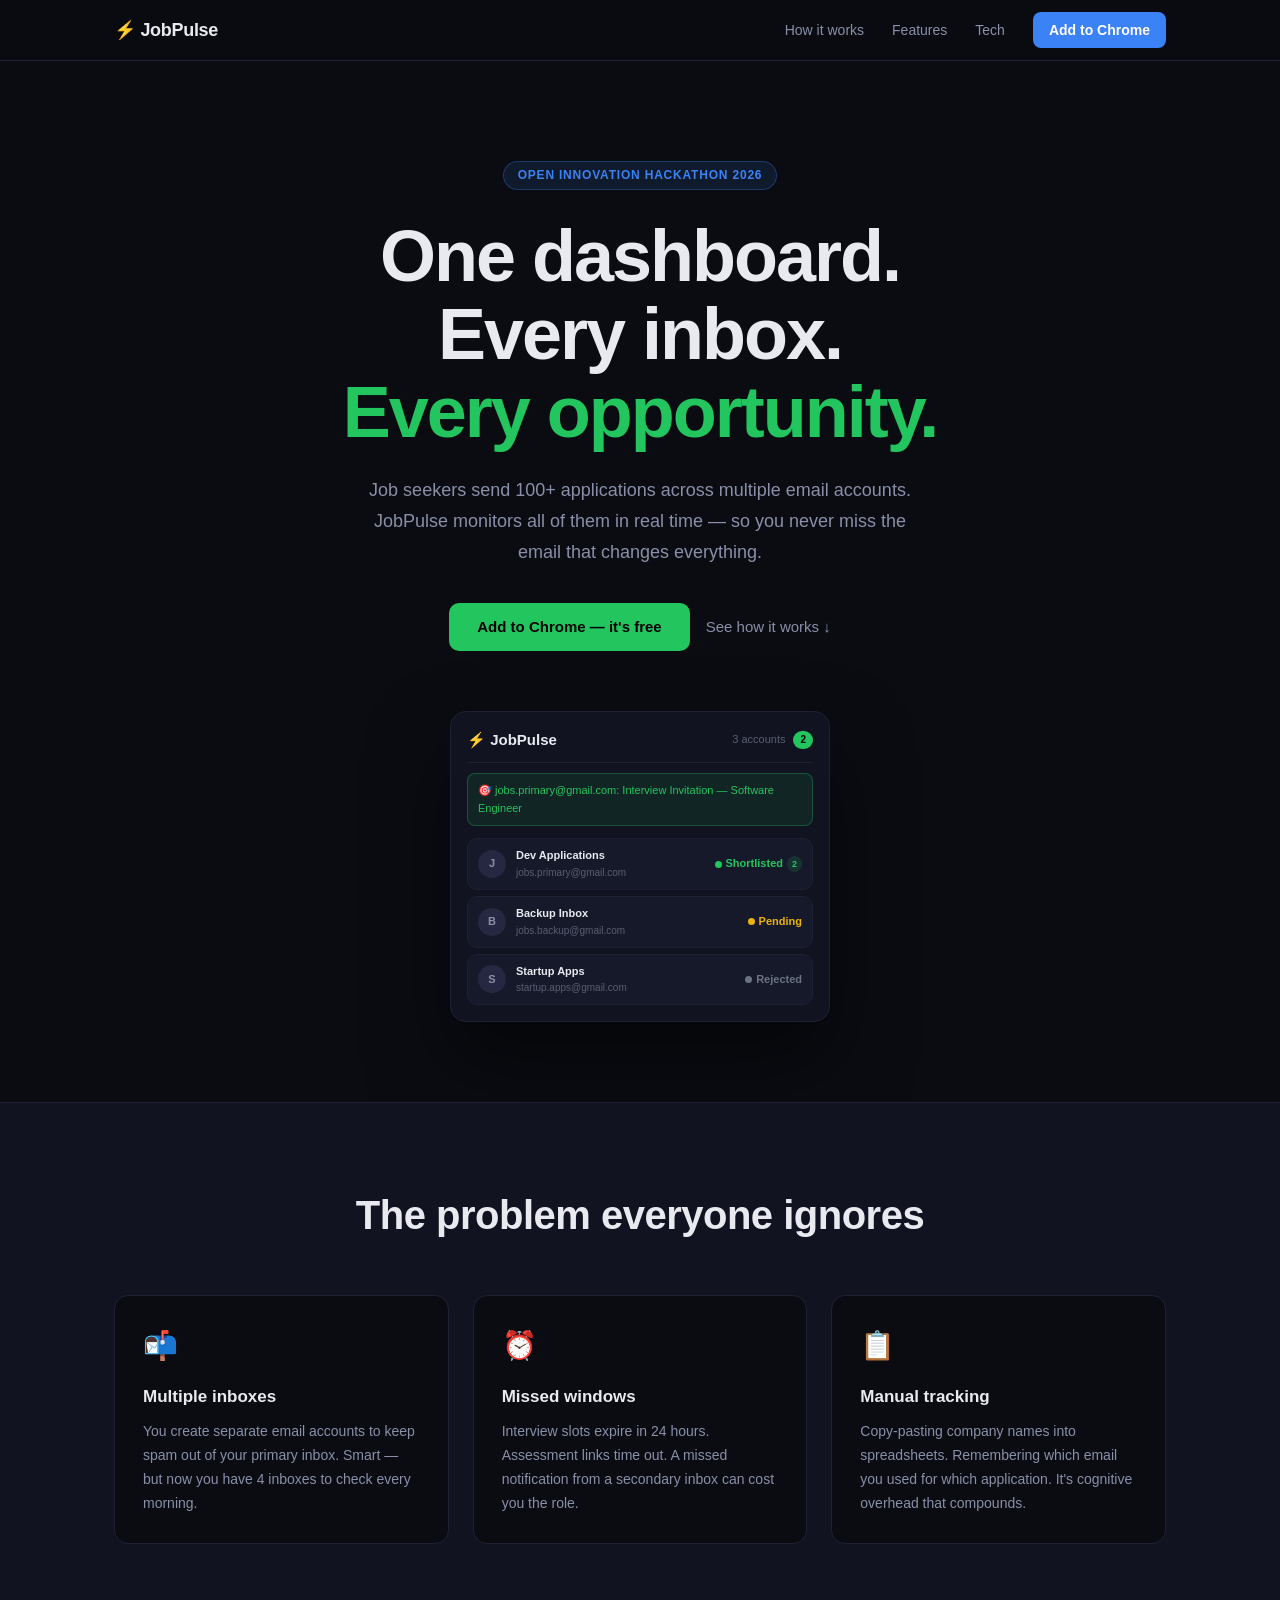
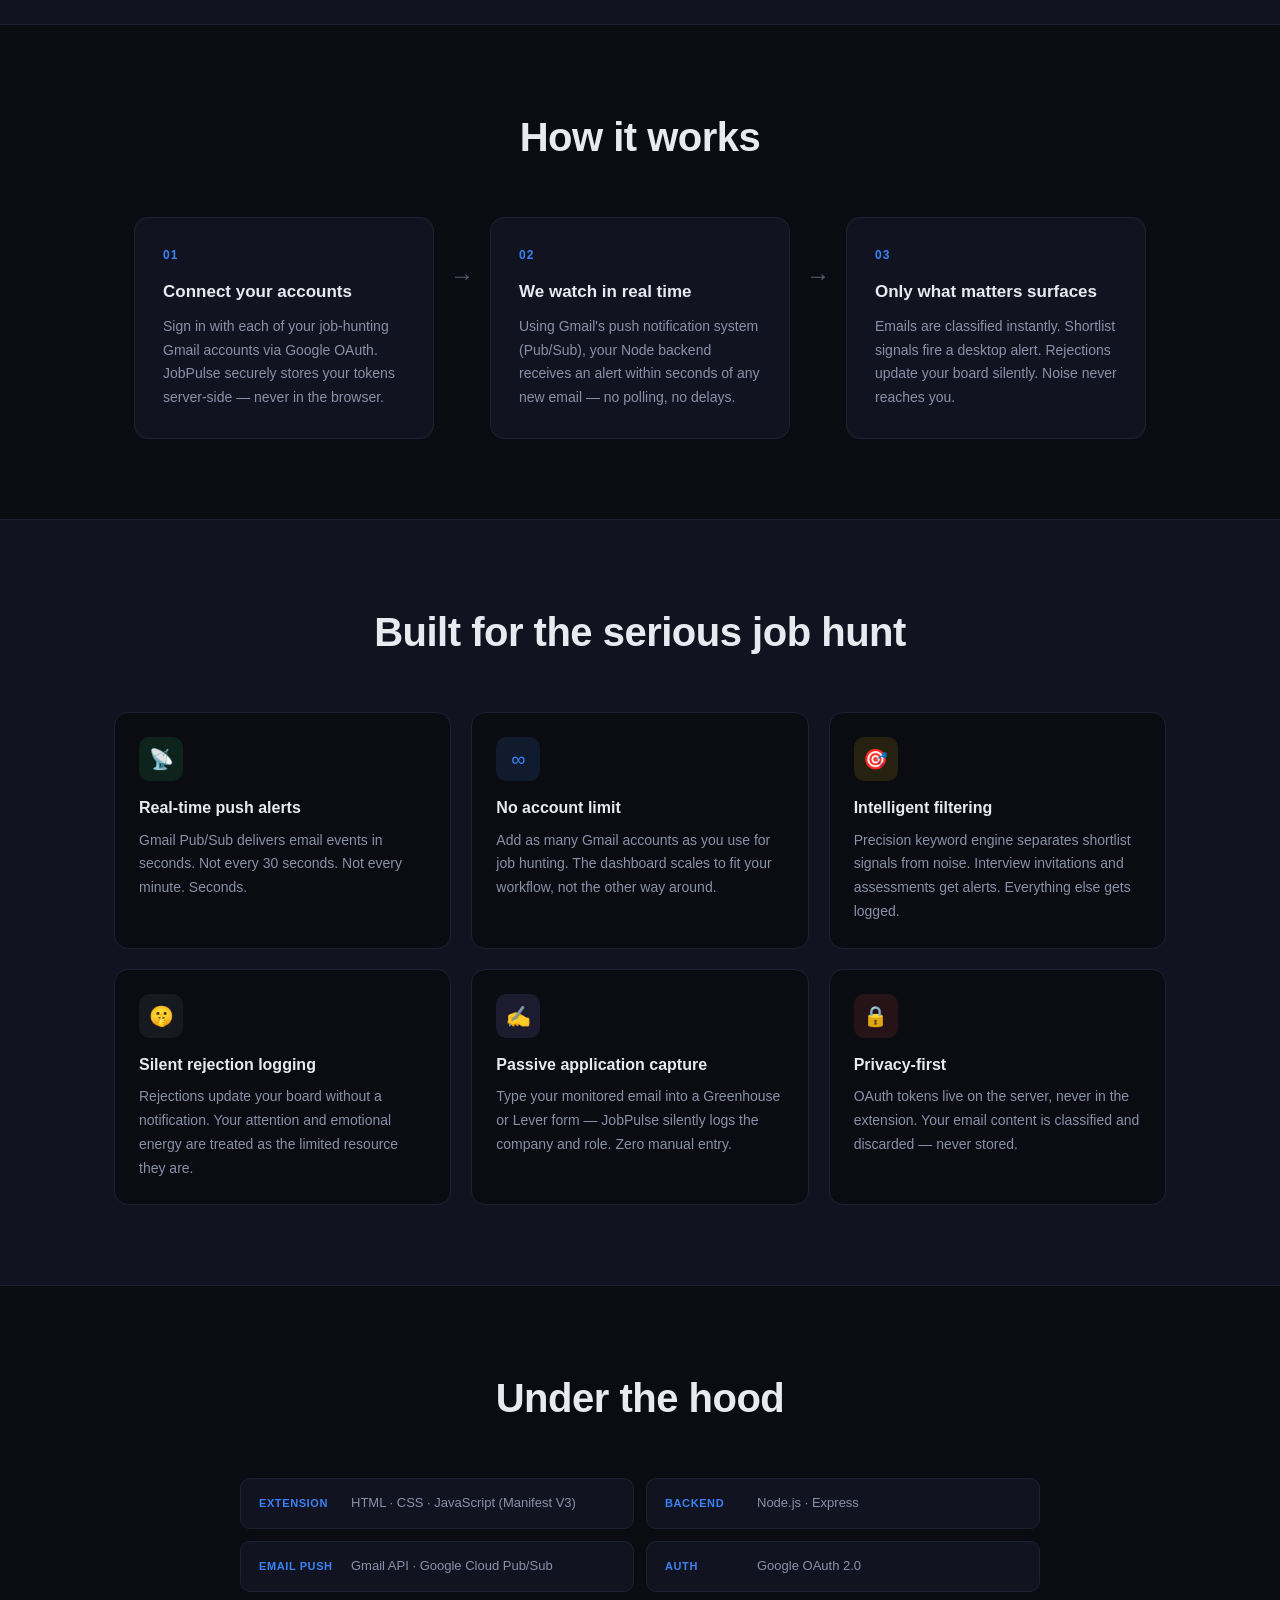
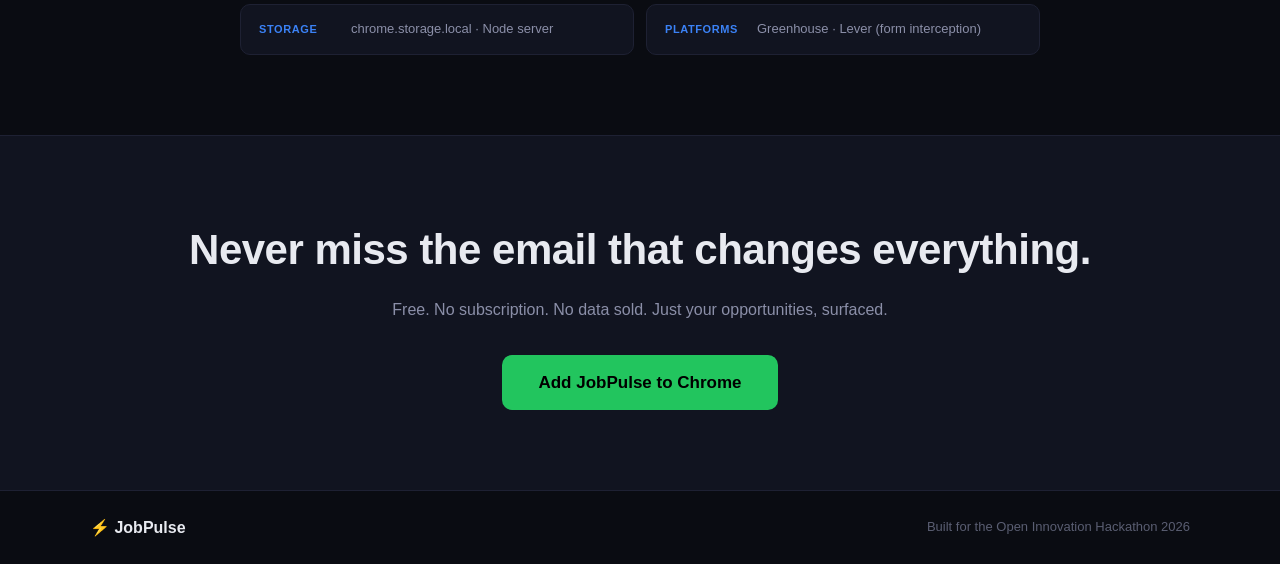
<file: hackathon/jobpulse/website/index.html>
<!DOCTYPE html>
<html lang="en">
<head>
  <meta charset="UTF-8" />
  <meta name="viewport" content="width=device-width, initial-scale=1.0" />
  <title>JobPulse — One dashboard for every inbox, every opportunity</title>
  <link rel="stylesheet" href="style.css" />
</head>
<body>

  <!-- Nav -->
  <nav class="nav">
    <div class="nav-inner">
      <a class="nav-logo" href="#">⚡ JobPulse</a>
      <div class="nav-links">
        <a href="#how-it-works">How it works</a>
        <a href="#features">Features</a>
        <a href="#tech">Tech</a>
        <a class="nav-cta" href="#">Add to Chrome</a>
      </div>
    </div>
  </nav>

  <!-- Hero -->
  <section class="hero">
    <div class="hero-inner">
      <div class="hero-badge">Open Innovation Hackathon 2026</div>
      <h1 class="hero-heading">
        One dashboard.<br/>
        Every inbox.<br/>
        <span class="highlight">Every opportunity.</span>
      </h1>
      <p class="hero-sub">
        Job seekers send 100+ applications across multiple email accounts.
        JobPulse monitors all of them in real time — so you never miss the email that changes everything.
      </p>
      <div class="hero-actions">
        <a class="btn-primary" href="#">Add to Chrome — it's free</a>
        <a class="btn-ghost" href="#how-it-works">See how it works ↓</a>
      </div>

      <!-- Dashboard Preview -->
      <div class="preview-card">
        <div class="preview-header">
          <span class="preview-logo">⚡ JobPulse</span>
          <span class="preview-count">3 accounts</span>
          <span class="preview-badge">2</span>
        </div>
        <div class="preview-alert">
          🎯 jobs.primary@gmail.com: Interview Invitation — Software Engineer
        </div>
        <div class="preview-accounts">
          <div class="preview-account">
            <div class="preview-avatar">J</div>
            <div class="preview-info">
              <span class="preview-label">Dev Applications</span>
              <span class="preview-email">jobs.primary@gmail.com</span>
            </div>
            <div class="preview-status shortlisted">
              <span class="dot"></span> Shortlisted <span class="unread">2</span>
            </div>
          </div>
          <div class="preview-account">
            <div class="preview-avatar">B</div>
            <div class="preview-info">
              <span class="preview-label">Backup Inbox</span>
              <span class="preview-email">jobs.backup@gmail.com</span>
            </div>
            <div class="preview-status pending">
              <span class="dot"></span> Pending
            </div>
          </div>
          <div class="preview-account">
            <div class="preview-avatar">S</div>
            <div class="preview-info">
              <span class="preview-label">Startup Apps</span>
              <span class="preview-email">startup.apps@gmail.com</span>
            </div>
            <div class="preview-status rejected">
              <span class="dot"></span> Rejected
            </div>
          </div>
        </div>
      </div>
    </div>
  </section>

  <!-- Problem -->
  <section class="problem">
    <div class="section-inner">
      <h2 class="section-heading">The problem everyone ignores</h2>
      <div class="problem-grid">
        <div class="problem-card">
          <span class="problem-icon">📬</span>
          <h3>Multiple inboxes</h3>
          <p>You create separate email accounts to keep spam out of your primary inbox. Smart — but now you have 4 inboxes to check every morning.</p>
        </div>
        <div class="problem-card">
          <span class="problem-icon">⏰</span>
          <h3>Missed windows</h3>
          <p>Interview slots expire in 24 hours. Assessment links time out. A missed notification from a secondary inbox can cost you the role.</p>
        </div>
        <div class="problem-card">
          <span class="problem-icon">📋</span>
          <h3>Manual tracking</h3>
          <p>Copy-pasting company names into spreadsheets. Remembering which email you used for which application. It's cognitive overhead that compounds.</p>
        </div>
      </div>
    </div>
  </section>

  <!-- How it works -->
  <section class="how" id="how-it-works">
    <div class="section-inner">
      <h2 class="section-heading">How it works</h2>
      <div class="steps">
        <div class="step">
          <div class="step-num">01</div>
          <h3>Connect your accounts</h3>
          <p>Sign in with each of your job-hunting Gmail accounts via Google OAuth. JobPulse securely stores your tokens server-side — never in the browser.</p>
        </div>
        <div class="step-arrow">→</div>
        <div class="step">
          <div class="step-num">02</div>
          <h3>We watch in real time</h3>
          <p>Using Gmail's push notification system (Pub/Sub), your Node backend receives an alert within seconds of any new email — no polling, no delays.</p>
        </div>
        <div class="step-arrow">→</div>
        <div class="step">
          <div class="step-num">03</div>
          <h3>Only what matters surfaces</h3>
          <p>Emails are classified instantly. Shortlist signals fire a desktop alert. Rejections update your board silently. Noise never reaches you.</p>
        </div>
      </div>
    </div>
  </section>

  <!-- Features -->
  <section class="features" id="features">
    <div class="section-inner">
      <h2 class="section-heading">Built for the serious job hunt</h2>
      <div class="features-grid">
        <div class="feature-card">
          <div class="feature-icon green">📡</div>
          <h3>Real-time push alerts</h3>
          <p>Gmail Pub/Sub delivers email events in seconds. Not every 30 seconds. Not every minute. Seconds.</p>
        </div>
        <div class="feature-card">
          <div class="feature-icon blue">∞</div>
          <h3>No account limit</h3>
          <p>Add as many Gmail accounts as you use for job hunting. The dashboard scales to fit your workflow, not the other way around.</p>
        </div>
        <div class="feature-card">
          <div class="feature-icon yellow">🎯</div>
          <h3>Intelligent filtering</h3>
          <p>Precision keyword engine separates shortlist signals from noise. Interview invitations and assessments get alerts. Everything else gets logged.</p>
        </div>
        <div class="feature-card">
          <div class="feature-icon gray">🤫</div>
          <h3>Silent rejection logging</h3>
          <p>Rejections update your board without a notification. Your attention and emotional energy are treated as the limited resource they are.</p>
        </div>
        <div class="feature-card">
          <div class="feature-icon purple">✍️</div>
          <h3>Passive application capture</h3>
          <p>Type your monitored email into a Greenhouse or Lever form — JobPulse silently logs the company and role. Zero manual entry.</p>
        </div>
        <div class="feature-card">
          <div class="feature-icon red">🔒</div>
          <h3>Privacy-first</h3>
          <p>OAuth tokens live on the server, never in the extension. Your email content is classified and discarded — never stored.</p>
        </div>
      </div>
    </div>
  </section>

  <!-- Tech Stack -->
  <section class="tech" id="tech">
    <div class="section-inner">
      <h2 class="section-heading">Under the hood</h2>
      <div class="tech-grid">
        <div class="tech-item"><span class="tech-layer">Extension</span><span class="tech-value">HTML · CSS · JavaScript (Manifest V3)</span></div>
        <div class="tech-item"><span class="tech-layer">Backend</span><span class="tech-value">Node.js · Express</span></div>
        <div class="tech-item"><span class="tech-layer">Email push</span><span class="tech-value">Gmail API · Google Cloud Pub/Sub</span></div>
        <div class="tech-item"><span class="tech-layer">Auth</span><span class="tech-value">Google OAuth 2.0</span></div>
        <div class="tech-item"><span class="tech-layer">Storage</span><span class="tech-value">chrome.storage.local · Node server</span></div>
        <div class="tech-item"><span class="tech-layer">Platforms</span><span class="tech-value">Greenhouse · Lever (form interception)</span></div>
      </div>
    </div>
  </section>

  <!-- CTA -->
  <section class="cta">
    <div class="section-inner cta-inner">
      <h2>Never miss the email that changes everything.</h2>
      <p>Free. No subscription. No data sold. Just your opportunities, surfaced.</p>
      <a class="btn-primary large" href="#">Add JobPulse to Chrome</a>
    </div>
  </section>

  <!-- Footer -->
  <footer class="footer">
    <div class="footer-inner">
      <span class="footer-logo">⚡ JobPulse</span>
      <span class="footer-copy">Built for the Open Innovation Hackathon 2026</span>
    </div>
  </footer>

</body>
</html>
</file>
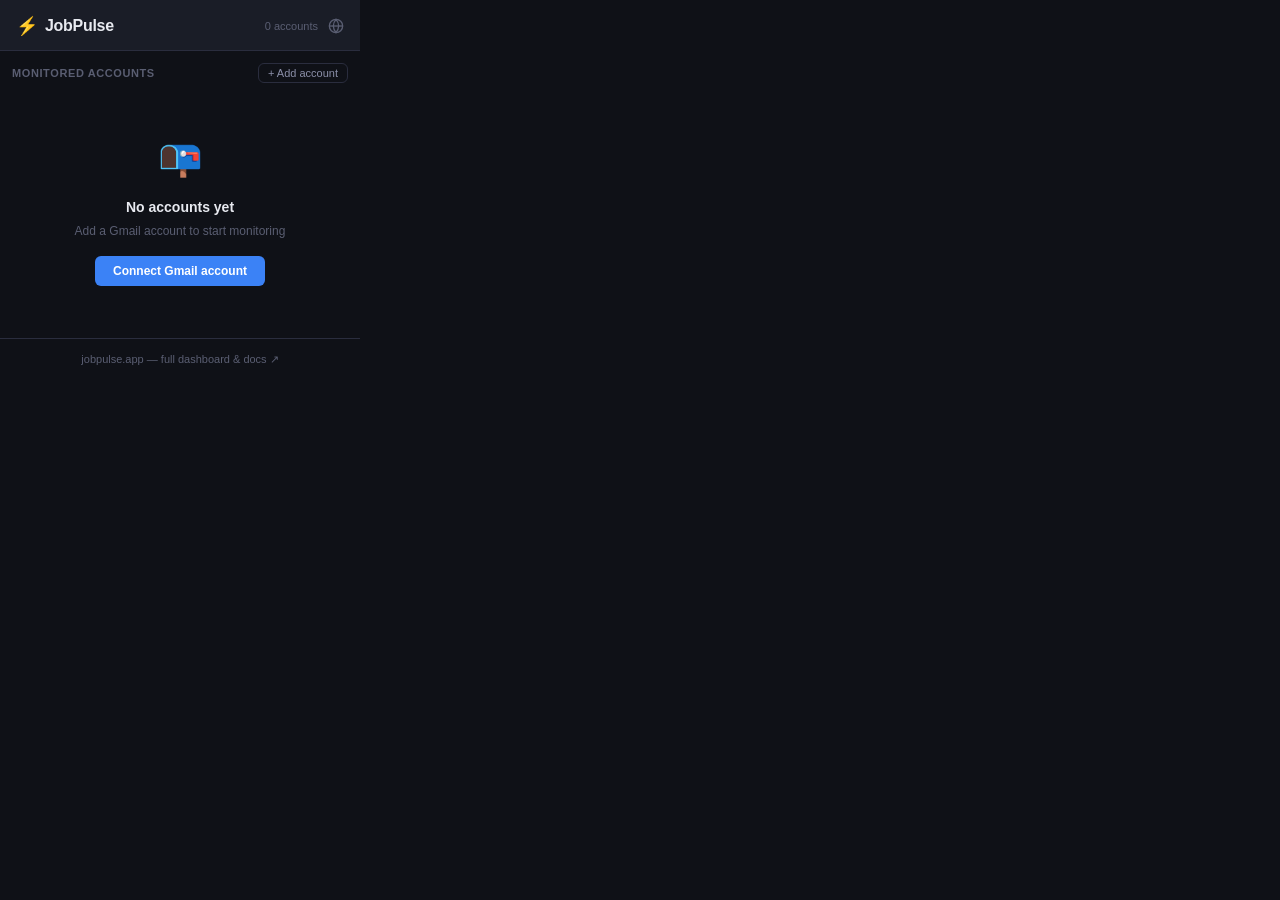
<file: hackathon/jobpulse/extension/sidepanel.html>
<!DOCTYPE html>
<html lang="en">
<head>
  <meta charset="UTF-8" />
  <meta name="viewport" content="width=device-width, initial-scale=1.0" />
  <title>JobPulse</title>
  <link rel="stylesheet" href="sidepanel.css" />
</head>
<body>
  <!-- Header -->
  <header class="header">
    <div class="header-left">
      <span class="logo-icon">⚡</span>
      <span class="logo-text">JobPulse</span>
    </div>
    <div class="header-right">
      <span class="account-count" id="accountCount">0 accounts</span>
      <div class="notif-badge" id="notifBadge" style="display:none;">
        <span id="notifCount">0</span>
      </div>
      <a class="website-link" href="https://beigninfinity-hackathon.onrender.com" target="_blank" title="Visit JobPulse website">
        <svg width="16" height="16" viewBox="0 0 24 24" fill="none" stroke="currentColor" stroke-width="2">
          <circle cx="12" cy="12" r="10"/>
          <line x1="2" y1="12" x2="22" y2="12"/>
          <path d="M12 2a15.3 15.3 0 0 1 4 10 15.3 15.3 0 0 1-4 10 15.3 15.3 0 0 1-4-10 15.3 15.3 0 0 1 4-10z"/>
        </svg>
      </a>
    </div>
  </header>

  <!-- Alert Banner (shown when new high-priority item arrives) -->
  <div class="alert-banner" id="alertBanner" style="display:none;">
    <span class="alert-icon">🎯</span>
    <span id="alertText">New shortlist alert</span>
    <button class="alert-dismiss" id="alertDismiss">✕</button>
  </div>

  <!-- Account List -->
  <main class="main">
    <section class="accounts-section">
      <div class="section-header">
        <span class="section-title">Monitored Accounts</span>
        <button class="add-btn" id="addAccountBtn">+ Add account</button>
      </div>

      <div class="accounts-list" id="accountsList">
        <!-- Populated by sidepanel.js -->
      </div>

      <!-- Empty state -->
      <div class="empty-state" id="emptyState">
        <div class="empty-icon">📭</div>
        <p class="empty-title">No accounts yet</p>
        <p class="empty-sub">Add a Gmail account to start monitoring</p>
        <button class="empty-add-btn" id="emptyAddBtn">Connect Gmail account</button>
      </div>
    </section>

    <!-- Application Tracker -->
    <section class="tracker-section" id="trackerSection" style="display:none;">
      <div class="section-header">
        <span class="section-title">Application Pipeline</span>
        <span class="tracker-count" id="trackerCount">0 tracked</span>
      </div>
      <div class="tracker-list" id="trackerList">
        <!-- Populated by sidepanel.js -->
      </div>
    </section>
  </main>

  <!-- Footer -->
  <footer class="footer">
    <a class="footer-link" href="https://jobpulse.app" target="_blank">
      jobpulse.app — full dashboard &amp; docs ↗
    </a>
  </footer>

  <!-- Add Account Modal -->
  <div class="modal-overlay" id="modalOverlay" style="display:none;">
    <div class="modal">
      <div class="modal-header">
        <span class="modal-title">Connect a Gmail Account</span>
        <button class="modal-close" id="modalClose">✕</button>
      </div>
      <p class="modal-sub">Sign in with Google to let JobPulse monitor this inbox for shortlist signals.</p>
      <input class="modal-input" id="accountLabel" type="text" placeholder='Label (e.g. "Dev Applications")' maxlength="30" />
      <button class="modal-connect-btn" id="modalConnectBtn">
        <svg width="18" height="18" viewBox="0 0 24 24" fill="currentColor">
          <path d="M22.56 12.25c0-.78-.07-1.53-.2-2.25H12v4.26h5.92c-.26 1.37-1.04 2.53-2.21 3.31v2.77h3.57c2.08-1.92 3.28-4.74 3.28-8.09z" fill="#4285F4"/>
          <path d="M12 23c2.97 0 5.46-.98 7.28-2.66l-3.57-2.77c-.98.66-2.23 1.06-3.71 1.06-2.86 0-5.29-1.93-6.16-4.53H2.18v2.84C3.99 20.53 7.7 23 12 23z" fill="#34A853"/>
          <path d="M5.84 14.09c-.22-.66-.35-1.36-.35-2.09s.13-1.43.35-2.09V7.07H2.18C1.43 8.55 1 10.22 1 12s.43 3.45 1.18 4.93l3.66-2.84z" fill="#FBBC05"/>
          <path d="M12 5.38c1.62 0 3.06.56 4.21 1.64l3.15-3.15C17.45 2.09 14.97 1 12 1 7.7 1 3.99 3.47 2.18 7.07l3.66 2.84c.87-2.6 3.3-4.53 6.16-4.53z" fill="#EA4335"/>
        </svg>
        Sign in with Google
      </button>
    </div>
  </div>

  <script src="sidepanel.js"></script>
</body>
</html>
</file>
<file: hackathon/jobpulse/website/style.css>
/* ── Reset & Base ── */
*, *::before, *::after { box-sizing: border-box; margin: 0; padding: 0; }

:root {
  --bg:         #0a0c12;
  --bg-card:    #111420;
  --bg-card2:   #161929;
  --border:     #1e2133;

  --text:       #e8eaf0;
  --text-sub:   #8b8fa8;
  --text-muted: #5a5e72;

  --green:      #22c55e;
  --yellow:     #eab308;
  --gray:       #6b7280;
  --blue:       #3b82f6;
  --purple:     #a78bfa;
  --red:        #ef4444;

  --font: -apple-system, BlinkMacSystemFont, 'Segoe UI', sans-serif;
}

html { scroll-behavior: smooth; }

body {
  background: var(--bg);
  color: var(--text);
  font-family: var(--font);
  font-size: 16px;
  line-height: 1.6;
}

a { color: inherit; text-decoration: none; }

/* ── Nav ── */
.nav {
  position: sticky;
  top: 0;
  z-index: 100;
  background: rgba(10, 12, 18, 0.85);
  backdrop-filter: blur(12px);
  border-bottom: 1px solid var(--border);
}

.nav-inner {
  max-width: 1100px;
  margin: 0 auto;
  padding: 0 24px;
  height: 60px;
  display: flex;
  align-items: center;
  justify-content: space-between;
}

.nav-logo {
  font-size: 18px;
  font-weight: 800;
  letter-spacing: -0.3px;
}

.nav-links {
  display: flex;
  align-items: center;
  gap: 28px;
  font-size: 14px;
  color: var(--text-sub);
}

.nav-links a:hover { color: var(--text); }

.nav-cta {
  background: var(--blue);
  color: #fff !important;
  padding: 7px 16px;
  border-radius: 8px;
  font-weight: 600;
  transition: opacity 0.15s;
}
.nav-cta:hover { opacity: 0.85; }

/* ── Section Shared ── */
.section-inner {
  max-width: 1100px;
  margin: 0 auto;
  padding: 80px 24px;
}

.section-heading {
  font-size: clamp(28px, 4vw, 40px);
  font-weight: 800;
  letter-spacing: -0.5px;
  text-align: center;
  margin-bottom: 48px;
}

/* ── Hero ── */
.hero { padding: 0; }

.hero-inner {
  max-width: 900px;
  margin: 0 auto;
  padding: 100px 24px 80px;
  text-align: center;
}

.hero-badge {
  display: inline-block;
  font-size: 12px;
  font-weight: 600;
  letter-spacing: 0.8px;
  text-transform: uppercase;
  color: var(--blue);
  background: rgba(59, 130, 246, 0.12);
  border: 1px solid rgba(59, 130, 246, 0.3);
  border-radius: 999px;
  padding: 4px 14px;
  margin-bottom: 28px;
}

.hero-heading {
  font-size: clamp(40px, 7vw, 72px);
  font-weight: 900;
  line-height: 1.08;
  letter-spacing: -2px;
  margin-bottom: 24px;
}

.highlight { color: var(--green); }

.hero-sub {
  font-size: 18px;
  color: var(--text-sub);
  max-width: 580px;
  margin: 0 auto 36px;
  line-height: 1.7;
}

.hero-actions {
  display: flex;
  align-items: center;
  justify-content: center;
  gap: 16px;
  flex-wrap: wrap;
  margin-bottom: 60px;
}

.btn-primary {
  background: var(--green);
  color: #000;
  font-weight: 700;
  font-size: 15px;
  padding: 12px 28px;
  border-radius: 10px;
  transition: opacity 0.15s, transform 0.15s;
  display: inline-block;
}
.btn-primary:hover { opacity: 0.9; transform: translateY(-1px); }
.btn-primary.large { font-size: 17px; padding: 14px 36px; }

.btn-ghost {
  color: var(--text-sub);
  font-size: 15px;
  transition: color 0.15s;
}
.btn-ghost:hover { color: var(--text); }

/* ── Dashboard Preview ── */
.preview-card {
  background: var(--bg-card);
  border: 1px solid var(--border);
  border-radius: 16px;
  padding: 16px;
  max-width: 380px;
  margin: 0 auto;
  text-align: left;
  box-shadow: 0 40px 80px rgba(0,0,0,0.5);
}

.preview-header {
  display: flex;
  align-items: center;
  gap: 8px;
  margin-bottom: 10px;
  padding-bottom: 10px;
  border-bottom: 1px solid var(--border);
}

.preview-logo { font-size: 15px; font-weight: 700; flex: 1; }
.preview-count { font-size: 11px; color: var(--text-muted); }
.preview-badge {
  background: var(--green);
  color: #000;
  font-size: 10px;
  font-weight: 700;
  border-radius: 999px;
  padding: 1px 7px;
}

.preview-alert {
  background: rgba(34, 197, 94, 0.1);
  border: 1px solid rgba(34, 197, 94, 0.3);
  border-radius: 8px;
  padding: 8px 10px;
  font-size: 11px;
  color: var(--green);
  margin-bottom: 12px;
  font-weight: 500;
}

.preview-accounts { display: flex; flex-direction: column; gap: 6px; }

.preview-account {
  display: flex;
  align-items: center;
  gap: 10px;
  padding: 8px 10px;
  background: var(--bg-card2);
  border: 1px solid var(--border);
  border-radius: 10px;
}

.preview-avatar {
  width: 28px;
  height: 28px;
  border-radius: 50%;
  background: #252840;
  display: flex;
  align-items: center;
  justify-content: center;
  font-size: 11px;
  font-weight: 700;
  color: var(--text-sub);
  flex-shrink: 0;
}

.preview-info {
  flex: 1;
  display: flex;
  flex-direction: column;
  min-width: 0;
}

.preview-label { font-size: 11px; font-weight: 600; }
.preview-email  { font-size: 10px; color: var(--text-muted); white-space: nowrap; overflow: hidden; text-overflow: ellipsis; }

.preview-status {
  display: flex;
  align-items: center;
  gap: 4px;
  font-size: 11px;
  font-weight: 600;
  flex-shrink: 0;
}

.preview-status .dot {
  width: 7px; height: 7px;
  border-radius: 50%;
}

.preview-status.shortlisted { color: var(--green); }
.preview-status.shortlisted .dot { background: var(--green); }
.preview-status.pending { color: var(--yellow); }
.preview-status.pending .dot { background: var(--yellow); }
.preview-status.rejected { color: var(--gray); }
.preview-status.rejected .dot { background: var(--gray); }

.preview-status .unread {
  background: rgba(34,197,94,0.15);
  color: var(--green);
  font-size: 9px;
  padding: 1px 5px;
  border-radius: 999px;
}

/* ── Problem ── */
.problem { background: var(--bg-card); border-top: 1px solid var(--border); border-bottom: 1px solid var(--border); }

.problem-grid {
  display: grid;
  grid-template-columns: repeat(auto-fit, minmax(260px, 1fr));
  gap: 24px;
}

.problem-card {
  padding: 28px;
  background: var(--bg);
  border: 1px solid var(--border);
  border-radius: 14px;
}

.problem-icon { font-size: 28px; display: block; margin-bottom: 14px; }
.problem-card h3 { font-size: 17px; font-weight: 700; margin-bottom: 10px; }
.problem-card p  { font-size: 14px; color: var(--text-sub); line-height: 1.7; }

/* ── How it works ── */
.steps {
  display: flex;
  align-items: flex-start;
  gap: 16px;
  flex-wrap: wrap;
  justify-content: center;
}

.step {
  flex: 1;
  min-width: 220px;
  max-width: 300px;
  background: var(--bg-card);
  border: 1px solid var(--border);
  border-radius: 14px;
  padding: 28px;
}

.step-num {
  font-size: 12px;
  font-weight: 700;
  color: var(--blue);
  letter-spacing: 1px;
  margin-bottom: 12px;
}

.step h3 { font-size: 17px; font-weight: 700; margin-bottom: 10px; }
.step p   { font-size: 14px; color: var(--text-sub); line-height: 1.7; }

.step-arrow {
  font-size: 24px;
  color: var(--text-muted);
  padding-top: 40px;
  flex-shrink: 0;
}

/* ── Features ── */
.features { background: var(--bg-card); border-top: 1px solid var(--border); border-bottom: 1px solid var(--border); }

.features-grid {
  display: grid;
  grid-template-columns: repeat(auto-fit, minmax(280px, 1fr));
  gap: 20px;
}

.feature-card {
  background: var(--bg);
  border: 1px solid var(--border);
  border-radius: 14px;
  padding: 24px;
  transition: border-color 0.15s;
}
.feature-card:hover { border-color: #2a2d3e; }

.feature-icon {
  font-size: 24px;
  margin-bottom: 14px;
  display: block;
  width: 44px;
  height: 44px;
  border-radius: 10px;
  display: flex;
  align-items: center;
  justify-content: center;
  margin-bottom: 14px;
}

.feature-icon.green  { background: rgba(34,197,94,0.12);  color: var(--green);  font-size: 20px; }
.feature-icon.blue   { background: rgba(59,130,246,0.12); color: var(--blue);   font-size: 20px; }
.feature-icon.yellow { background: rgba(234,179,8,0.12);  color: var(--yellow); font-size: 20px; }
.feature-icon.gray   { background: rgba(107,114,128,0.12);color: var(--gray);   font-size: 20px; }
.feature-icon.purple { background: rgba(167,139,250,0.12);color: var(--purple); font-size: 20px; }
.feature-icon.red    { background: rgba(239,68,68,0.12);  color: var(--red);    font-size: 20px; }

.feature-card h3 { font-size: 16px; font-weight: 700; margin-bottom: 8px; }
.feature-card p  { font-size: 14px; color: var(--text-sub); line-height: 1.7; }

/* ── Tech Stack ── */
.tech-grid {
  display: grid;
  grid-template-columns: repeat(auto-fit, minmax(280px, 1fr));
  gap: 12px;
  max-width: 800px;
  margin: 0 auto;
}

.tech-item {
  display: flex;
  align-items: center;
  gap: 12px;
  padding: 14px 18px;
  background: var(--bg-card);
  border: 1px solid var(--border);
  border-radius: 10px;
}

.tech-layer {
  font-size: 11px;
  font-weight: 700;
  text-transform: uppercase;
  letter-spacing: 0.6px;
  color: var(--blue);
  min-width: 80px;
  flex-shrink: 0;
}

.tech-value {
  font-size: 13px;
  color: var(--text-sub);
}

/* ── CTA ── */
.cta {
  background: var(--bg-card);
  border-top: 1px solid var(--border);
}

.cta-inner {
  text-align: center;
}

.cta h2 {
  font-size: clamp(26px, 4vw, 42px);
  font-weight: 800;
  letter-spacing: -0.5px;
  margin-bottom: 14px;
}

.cta p {
  font-size: 16px;
  color: var(--text-sub);
  margin-bottom: 32px;
}

/* ── Footer ── */
.footer {
  border-top: 1px solid var(--border);
  padding: 24px;
}

.footer-inner {
  max-width: 1100px;
  margin: 0 auto;
  display: flex;
  align-items: center;
  justify-content: space-between;
  flex-wrap: wrap;
  gap: 8px;
}

.footer-logo { font-size: 16px; font-weight: 700; }
.footer-copy  { font-size: 13px; color: var(--text-muted); }

/* ── Responsive ── */
@media (max-width: 600px) {
  .nav-links a:not(.nav-cta) { display: none; }
  .step-arrow { display: none; }
  .steps { flex-direction: column; align-items: center; }
}
</file>
<file: hackathon/jobpulse/extension/sidepanel.css>
/* ── Reset & Base ── */
*, *::before, *::after { box-sizing: border-box; margin: 0; padding: 0; }

:root {
  --bg-primary:    #0f1117;
  --bg-secondary:  #1a1d27;
  --bg-card:       #1e2130;
  --bg-hover:      #252840;
  --border:        #2a2d3e;

  --text-primary:  #e8eaf0;
  --text-secondary:#8b8fa8;
  --text-muted:    #5a5e72;

  --green:         #22c55e;
  --green-dim:     #16532d;
  --yellow:        #eab308;
  --yellow-dim:    #713f12;
  --gray:          #6b7280;
  --gray-dim:      #1f2937;
  --blue:          #3b82f6;
  --blue-dim:      #1e3a5f;
  --red:           #ef4444;

  --radius-sm:     6px;
  --radius-md:     10px;
  --radius-lg:     14px;
  --font:          -apple-system, BlinkMacSystemFont, 'Segoe UI', sans-serif;
}

html, body {
  width: 360px;
  min-height: 100vh;
  background: var(--bg-primary);
  color: var(--text-primary);
  font-family: var(--font);
  font-size: 13px;
  line-height: 1.5;
}

/* ── Header ── */
.header {
  display: flex;
  align-items: center;
  justify-content: space-between;
  padding: 14px 16px 12px;
  border-bottom: 1px solid var(--border);
  background: var(--bg-secondary);
  position: sticky;
  top: 0;
  z-index: 10;
}

.header-left {
  display: flex;
  align-items: center;
  gap: 7px;
}

.logo-icon {
  font-size: 18px;
  line-height: 1;
}

.logo-text {
  font-size: 16px;
  font-weight: 700;
  letter-spacing: -0.3px;
  color: var(--text-primary);
}

.header-right {
  display: flex;
  align-items: center;
  gap: 10px;
}

.account-count {
  font-size: 11px;
  color: var(--text-muted);
}

.notif-badge {
  background: var(--green);
  color: #000;
  font-size: 10px;
  font-weight: 700;
  border-radius: 999px;
  padding: 1px 6px;
  min-width: 18px;
  text-align: center;
}

.website-link {
  color: var(--text-muted);
  display: flex;
  align-items: center;
  text-decoration: none;
  transition: color 0.15s;
}
.website-link:hover { color: var(--blue); }

/* ── Alert Banner ── */
.alert-banner {
  display: flex;
  align-items: center;
  gap: 8px;
  background: var(--green-dim);
  border: 1px solid var(--green);
  border-radius: var(--radius-sm);
  margin: 10px 12px 0;
  padding: 9px 12px;
  font-size: 12px;
  color: var(--green);
  font-weight: 500;
  animation: slideDown 0.2s ease;
}

.alert-icon { font-size: 14px; }

.alert-dismiss {
  margin-left: auto;
  background: none;
  border: none;
  color: var(--green);
  cursor: pointer;
  font-size: 12px;
  opacity: 0.7;
}
.alert-dismiss:hover { opacity: 1; }

@keyframes slideDown {
  from { opacity: 0; transform: translateY(-6px); }
  to   { opacity: 1; transform: translateY(0); }
}

/* ── Main ── */
.main {
  padding: 12px;
  display: flex;
  flex-direction: column;
  gap: 16px;
}

/* ── Section Header ── */
.section-header {
  display: flex;
  align-items: center;
  justify-content: space-between;
  margin-bottom: 8px;
}

.section-title {
  font-size: 11px;
  font-weight: 600;
  letter-spacing: 0.6px;
  text-transform: uppercase;
  color: var(--text-muted);
}

/* ── Add Button ── */
.add-btn {
  background: none;
  border: 1px solid var(--border);
  color: var(--text-secondary);
  font-size: 11px;
  padding: 3px 9px;
  border-radius: var(--radius-sm);
  cursor: pointer;
  transition: all 0.15s;
}
.add-btn:hover {
  border-color: var(--blue);
  color: var(--blue);
  background: var(--blue-dim);
}

/* ── Account Card ── */
.account-card {
  background: var(--bg-card);
  border: 1px solid var(--border);
  border-radius: var(--radius-md);
  padding: 11px 13px;
  cursor: pointer;
  transition: all 0.15s;
  margin-bottom: 6px;
}
.account-card:hover {
  background: var(--bg-hover);
  border-color: #3a3d50;
}
.account-card.expanded {
  border-color: var(--blue);
}

.account-row {
  display: flex;
  align-items: center;
  gap: 10px;
}

.account-avatar {
  width: 30px;
  height: 30px;
  border-radius: 50%;
  background: var(--bg-hover);
  border: 1px solid var(--border);
  display: flex;
  align-items: center;
  justify-content: center;
  font-size: 12px;
  font-weight: 700;
  color: var(--text-secondary);
  flex-shrink: 0;
}

.account-info {
  flex: 1;
  min-width: 0;
}

.account-label {
  font-size: 12px;
  font-weight: 600;
  color: var(--text-primary);
  white-space: nowrap;
  overflow: hidden;
  text-overflow: ellipsis;
}

.account-email {
  font-size: 11px;
  color: var(--text-muted);
  white-space: nowrap;
  overflow: hidden;
  text-overflow: ellipsis;
}

.account-status {
  display: flex;
  align-items: center;
  gap: 5px;
  flex-shrink: 0;
}

.status-dot {
  width: 8px;
  height: 8px;
  border-radius: 50%;
  flex-shrink: 0;
}

.status-label {
  font-size: 11px;
  font-weight: 600;
}

.unread-count {
  background: var(--blue-dim);
  color: var(--blue);
  font-size: 10px;
  font-weight: 700;
  padding: 1px 6px;
  border-radius: 999px;
}

/* Status colors */
.status-shortlisted .status-dot  { background: var(--green); }
.status-shortlisted .status-label { color: var(--green); }
.status-pending .status-dot      { background: var(--yellow); }
.status-pending .status-label    { color: var(--yellow); }
.status-rejected .status-dot     { background: var(--gray); }
.status-rejected .status-label   { color: var(--gray); }

/* ── Account Expanded Entries ── */
.account-entries {
  margin-top: 10px;
  padding-top: 10px;
  border-top: 1px solid var(--border);
  display: flex;
  flex-direction: column;
  gap: 4px;
}

.entry-row {
  display: flex;
  align-items: center;
  gap: 8px;
  padding: 6px 0;
  border-bottom: 1px solid var(--border);
}
.entry-row:last-child { border-bottom: none; }

.entry-company {
  flex: 1;
  font-size: 12px;
  font-weight: 500;
  color: var(--text-primary);
}

.entry-role {
  font-size: 11px;
  color: var(--text-muted);
}

.entry-tag {
  font-size: 10px;
  font-weight: 600;
  padding: 2px 7px;
  border-radius: 999px;
}
.entry-tag.interview  { background: var(--green-dim);  color: var(--green); }
.entry-tag.assessment { background: var(--blue-dim);   color: var(--blue); }
.entry-tag.offer      { background: #3b1f6e;           color: #a78bfa; }
.entry-tag.rejected   { background: var(--gray-dim);   color: var(--gray); }

.entry-time {
  font-size: 10px;
  color: var(--text-muted);
  flex-shrink: 0;
}

.rejections-toggle {
  font-size: 11px;
  color: var(--text-muted);
  background: none;
  border: none;
  cursor: pointer;
  padding: 4px 0;
  text-align: left;
  width: 100%;
}
.rejections-toggle:hover { color: var(--text-secondary); }

/* ── Empty State ── */
.empty-state {
  text-align: center;
  padding: 40px 20px;
}

.empty-icon { font-size: 36px; margin-bottom: 12px; }

.empty-title {
  font-size: 14px;
  font-weight: 600;
  color: var(--text-primary);
  margin-bottom: 4px;
}

.empty-sub {
  font-size: 12px;
  color: var(--text-muted);
  margin-bottom: 16px;
}

.empty-add-btn {
  background: var(--blue);
  color: #fff;
  border: none;
  border-radius: var(--radius-sm);
  padding: 8px 18px;
  font-size: 12px;
  font-weight: 600;
  cursor: pointer;
  transition: opacity 0.15s;
}
.empty-add-btn:hover { opacity: 0.85; }

/* ── Tracker Section ── */
.tracker-count {
  font-size: 11px;
  color: var(--text-muted);
}

.tracker-list {
  display: flex;
  flex-direction: column;
  gap: 4px;
}

.tracker-row {
  display: flex;
  align-items: center;
  gap: 8px;
  padding: 8px 10px;
  background: var(--bg-card);
  border: 1px solid var(--border);
  border-radius: var(--radius-sm);
}

.tracker-company {
  flex: 1;
  font-size: 12px;
  font-weight: 500;
  color: var(--text-primary);
}

.tracker-role {
  font-size: 11px;
  color: var(--text-muted);
  flex: 1;
  white-space: nowrap;
  overflow: hidden;
  text-overflow: ellipsis;
}

.tracker-account {
  font-size: 10px;
  color: var(--text-muted);
  background: var(--bg-hover);
  padding: 2px 6px;
  border-radius: 999px;
  flex-shrink: 0;
}

/* ── Footer ── */
.footer {
  padding: 10px 16px 14px;
  border-top: 1px solid var(--border);
  text-align: center;
}

.footer-link {
  font-size: 11px;
  color: var(--text-muted);
  text-decoration: none;
  transition: color 0.15s;
}
.footer-link:hover { color: var(--blue); }

/* ── Modal ── */
.modal-overlay {
  position: fixed;
  inset: 0;
  background: rgba(0,0,0,0.65);
  display: flex;
  align-items: center;
  justify-content: center;
  z-index: 100;
  padding: 20px;
}

.modal {
  background: var(--bg-secondary);
  border: 1px solid var(--border);
  border-radius: var(--radius-lg);
  padding: 20px;
  width: 100%;
}

.modal-header {
  display: flex;
  align-items: center;
  justify-content: space-between;
  margin-bottom: 8px;
}

.modal-title {
  font-size: 14px;
  font-weight: 700;
}

.modal-close {
  background: none;
  border: none;
  color: var(--text-muted);
  font-size: 14px;
  cursor: pointer;
}
.modal-close:hover { color: var(--text-primary); }

.modal-sub {
  font-size: 12px;
  color: var(--text-muted);
  margin-bottom: 14px;
  line-height: 1.6;
}

.modal-input {
  width: 100%;
  background: var(--bg-card);
  border: 1px solid var(--border);
  border-radius: var(--radius-sm);
  padding: 8px 10px;
  font-size: 12px;
  color: var(--text-primary);
  margin-bottom: 12px;
  outline: none;
  transition: border-color 0.15s;
}
.modal-input:focus { border-color: var(--blue); }
.modal-input::placeholder { color: var(--text-muted); }

.modal-connect-btn {
  width: 100%;
  display: flex;
  align-items: center;
  justify-content: center;
  gap: 8px;
  background: var(--bg-card);
  border: 1px solid var(--border);
  border-radius: var(--radius-sm);
  padding: 9px;
  font-size: 13px;
  font-weight: 600;
  color: var(--text-primary);
  cursor: pointer;
  transition: all 0.15s;
}
.modal-connect-btn:hover {
  background: var(--bg-hover);
  border-color: #3a3d50;
}
</file>
